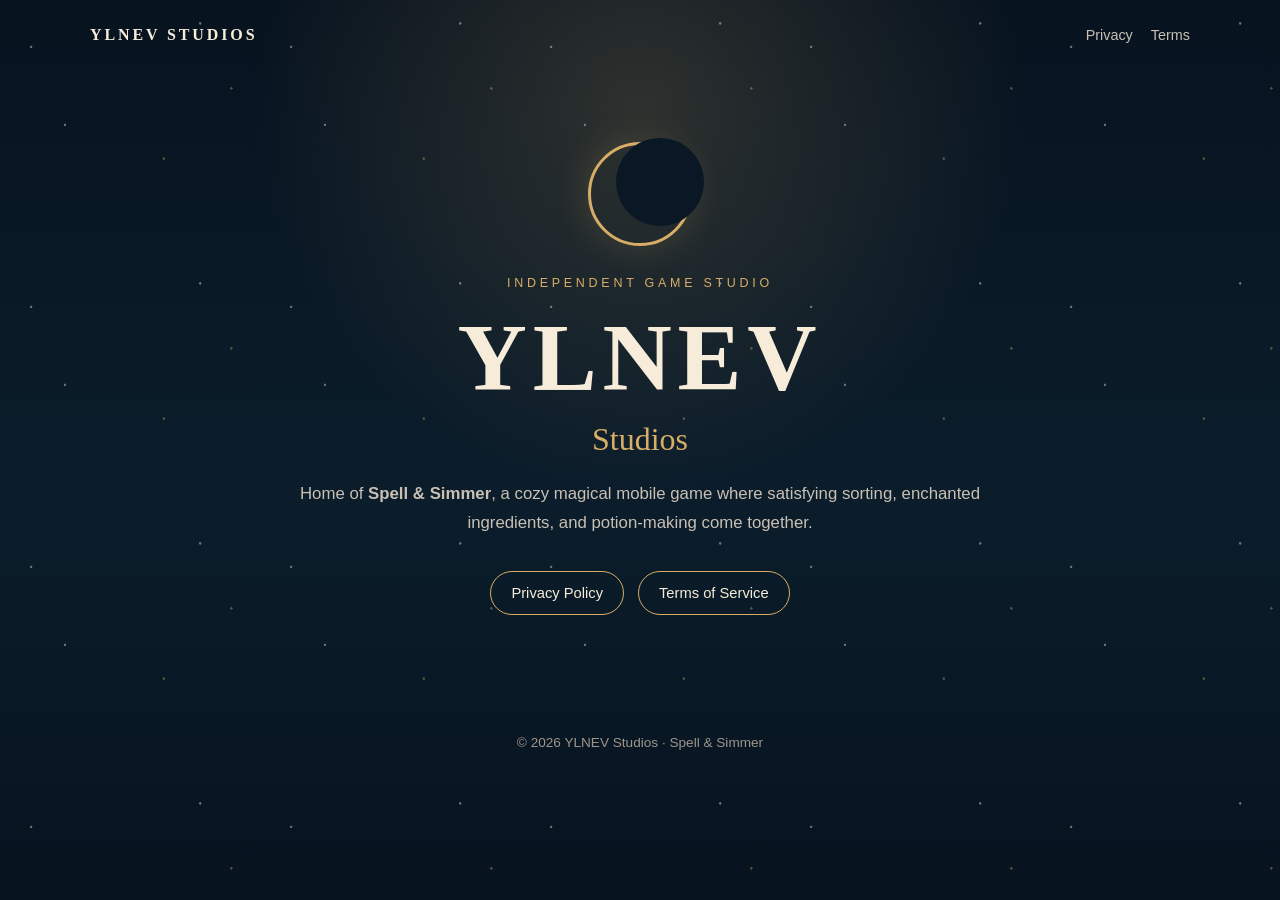
<file: index.html>
<!doctype html>
<html lang="en">
<head>
  <meta charset="utf-8">
  <meta name="viewport" content="width=device-width, initial-scale=1">
  <meta name="description" content="YLNEV Studios — independent game studio and creator of Spell & Simmer.">
  <title>YLNEV Studios</title>
  <link rel="stylesheet" href="/styles.css">
</head>
<body>
  <header class="site-header">
    <a class="brand" href="/">YLNEV STUDIOS</a>
    <nav aria-label="Main navigation">
      <a href="/privacy/">Privacy</a>
      <a href="/terms/">Terms</a>
    </nav>
  </header>

  <main class="hero">
    <div class="hero-inner">
      <div class="moon" aria-hidden="true"></div>
      <div class="eyebrow">Independent Game Studio</div>
      <h1>YLNEV</h1>
      <h2>Studios</h2>
      <p>Home of <strong>Spell &amp; Simmer</strong>, a cozy magical mobile game where satisfying sorting, enchanted ingredients, and potion-making come together.</p>
      <div class="actions">
        <a class="button" href="/privacy/">Privacy Policy</a>
        <a class="button" href="/terms/">Terms of Service</a>
      </div>
    </div>
  </main>

  <footer>© 2026 YLNEV Studios · Spell &amp; Simmer</footer>
</body>
</html>
</file>
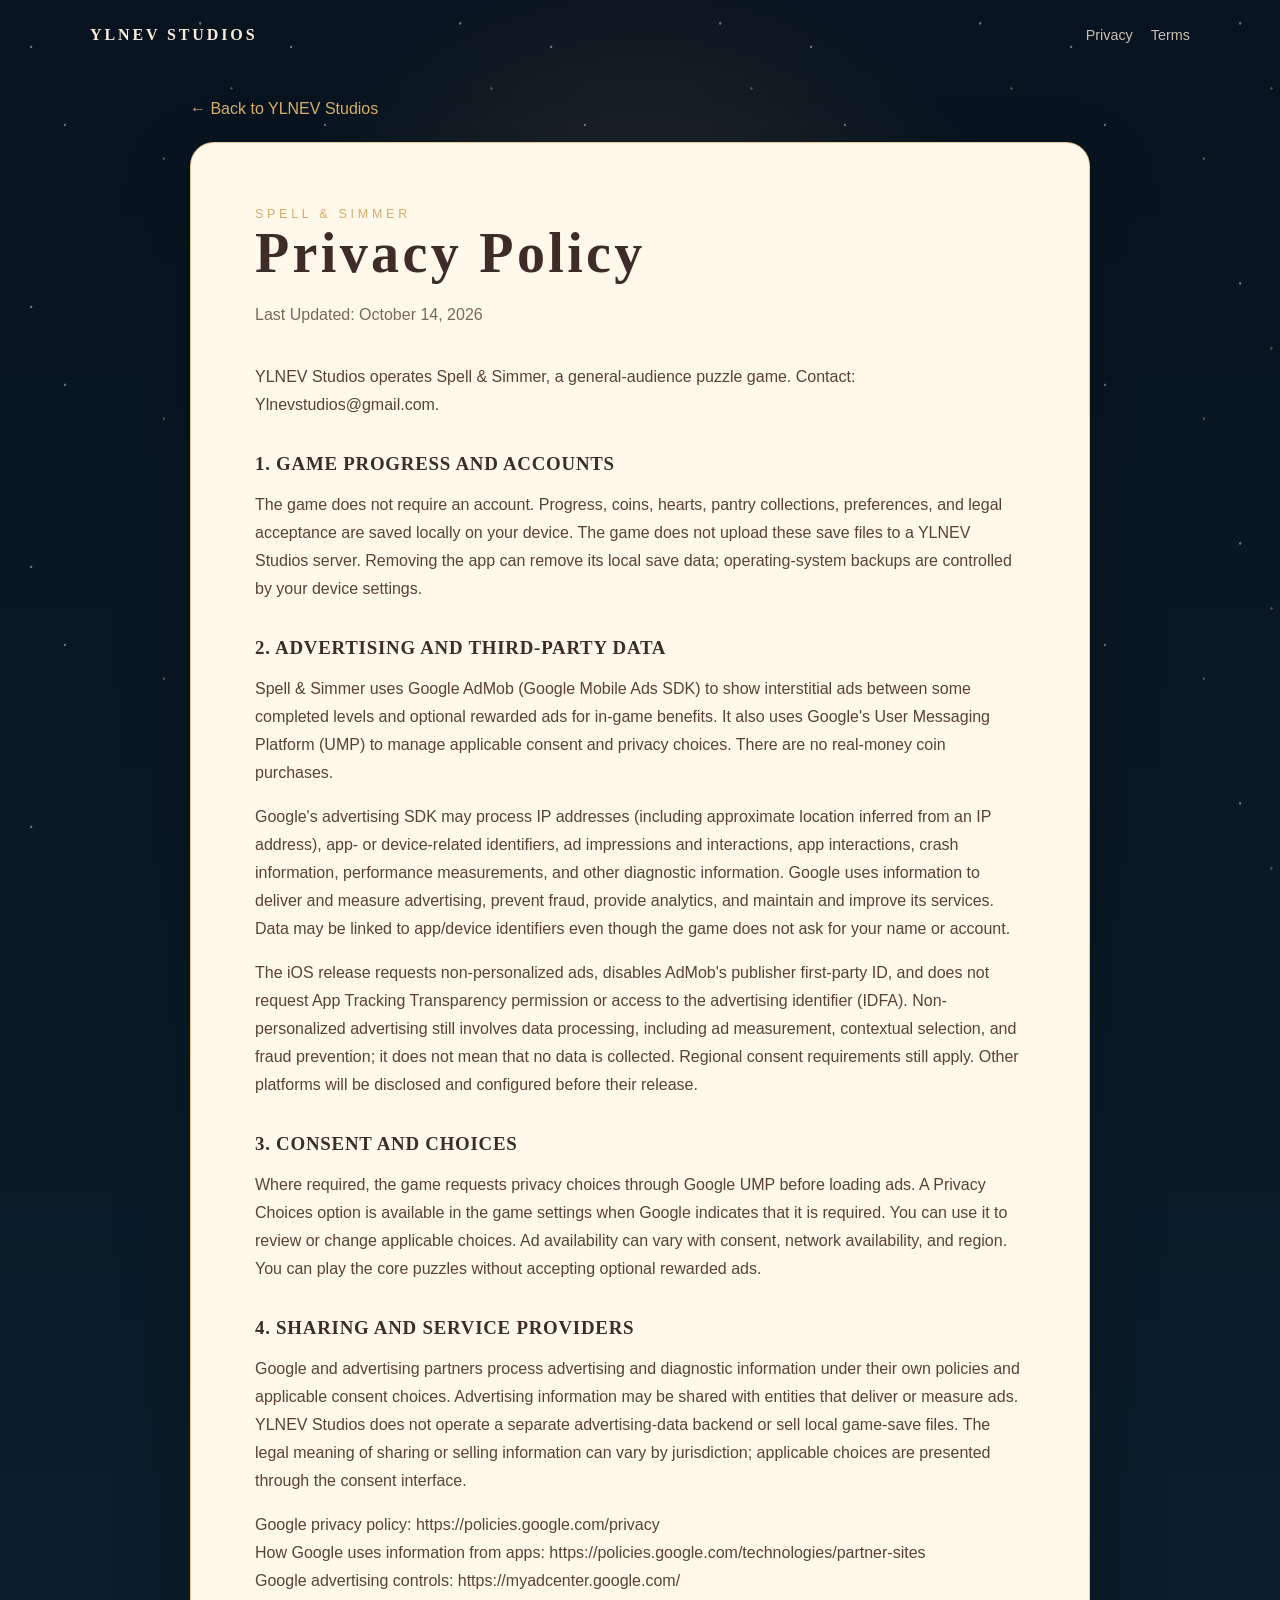
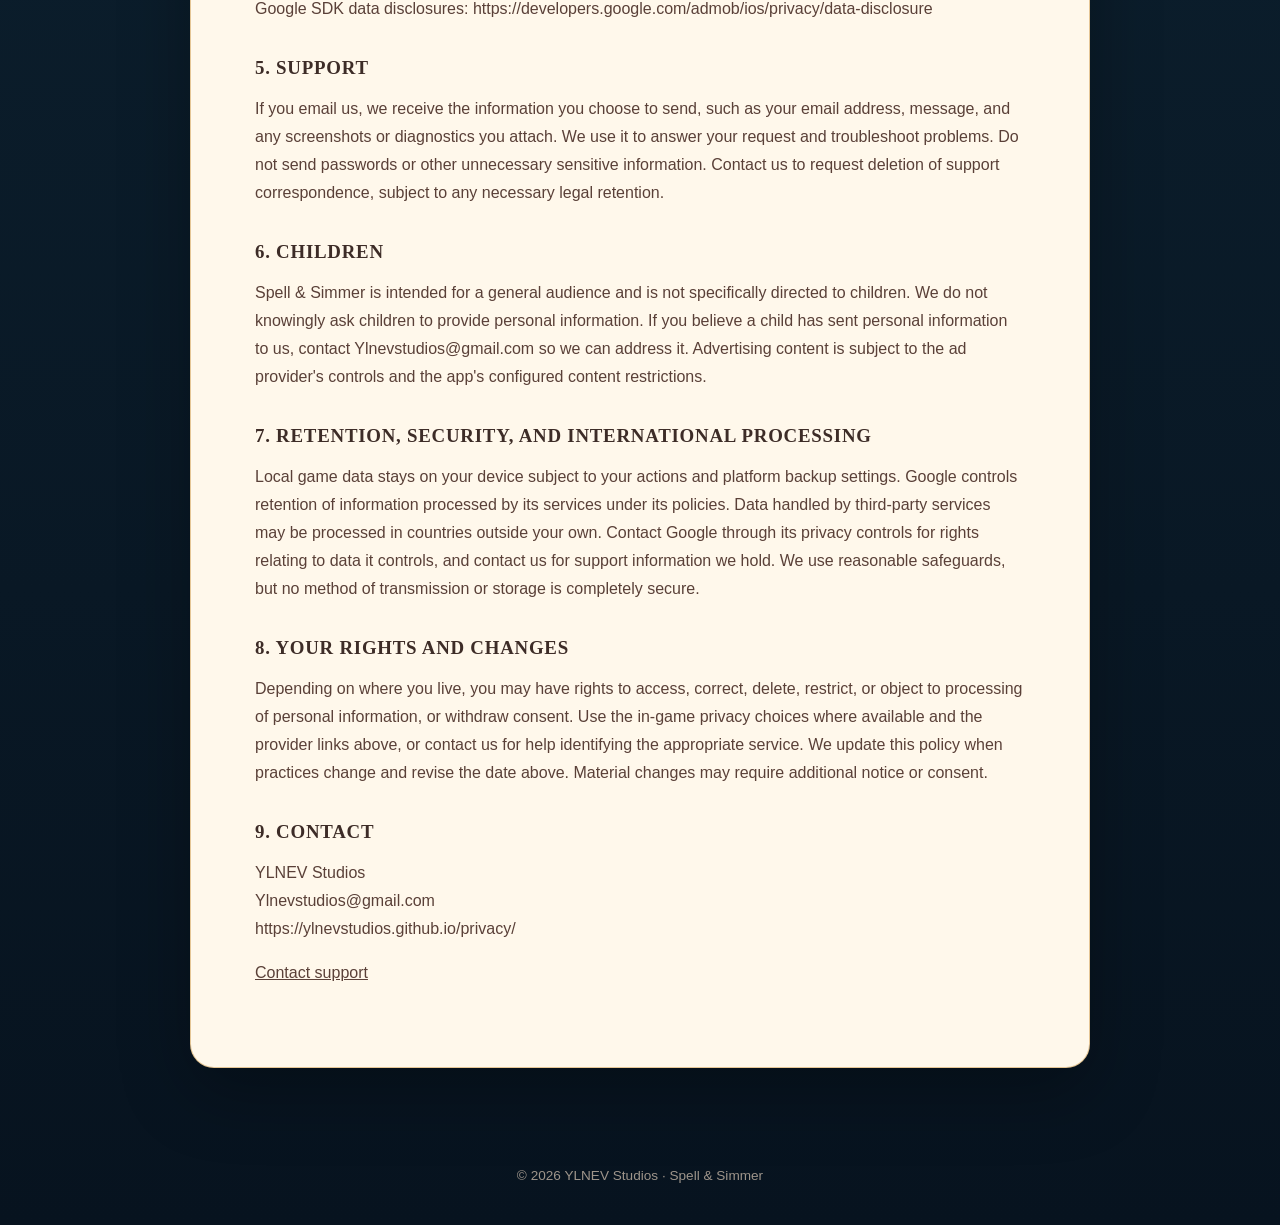
<file: privacy/index.html>
<!doctype html>
<html lang="en">
<head>
  <meta charset="utf-8">
  <meta name="viewport" content="width=device-width, initial-scale=1">
  <meta name="description" content="Privacy Policy for Spell & Simmer by YLNEV Studios.">
  <title>Privacy Policy | Spell & Simmer | YLNEV Studios</title>
  <link rel="stylesheet" href="/styles.css">
</head>
<body>
  <header class="site-header">
    <a class="brand" href="/">YLNEV STUDIOS</a>
    <nav aria-label="Main navigation"><a href="/privacy/">Privacy</a><a href="/terms/">Terms</a></nav>
  </header>

  <main class="legal-wrap">
    <a class="back" href="/">← Back to YLNEV Studios</a>
    <article class="legal-card"><div class="eyebrow">Spell &amp; Simmer</div><h1>Privacy Policy</h1><p class="updated">Last Updated: October 14, 2026</p><p>YLNEV Studios operates Spell &amp; Simmer, a general-audience puzzle game. Contact: Ylnevstudios@gmail.com.</p>
<h2>1. GAME PROGRESS AND ACCOUNTS</h2><p>The game does not require an account. Progress, coins, hearts, pantry collections, preferences, and legal acceptance are saved locally on your device. The game does not upload these save files to a YLNEV Studios server. Removing the app can remove its local save data; operating-system backups are controlled by your device settings.</p>
<h2>2. ADVERTISING AND THIRD-PARTY DATA</h2><p>Spell &amp; Simmer uses Google AdMob (Google Mobile Ads SDK) to show interstitial ads between some completed levels and optional rewarded ads for in-game benefits. It also uses Google's User Messaging Platform (UMP) to manage applicable consent and privacy choices. There are no real-money coin purchases.</p>
<p>Google's advertising SDK may process IP addresses (including approximate location inferred from an IP address), app- or device-related identifiers, ad impressions and interactions, app interactions, crash information, performance measurements, and other diagnostic information. Google uses information to deliver and measure advertising, prevent fraud, provide analytics, and maintain and improve its services. Data may be linked to app/device identifiers even though the game does not ask for your name or account.</p>
<p>The iOS release requests non-personalized ads, disables AdMob's publisher first-party ID, and does not request App Tracking Transparency permission or access to the advertising identifier (IDFA). Non-personalized advertising still involves data processing, including ad measurement, contextual selection, and fraud prevention; it does not mean that no data is collected. Regional consent requirements still apply. Other platforms will be disclosed and configured before their release.</p>
<h2>3. CONSENT AND CHOICES</h2><p>Where required, the game requests privacy choices through Google UMP before loading ads. A Privacy Choices option is available in the game settings when Google indicates that it is required. You can use it to review or change applicable choices. Ad availability can vary with consent, network availability, and region. You can play the core puzzles without accepting optional rewarded ads.</p>
<h2>4. SHARING AND SERVICE PROVIDERS</h2><p>Google and advertising partners process advertising and diagnostic information under their own policies and applicable consent choices. Advertising information may be shared with entities that deliver or measure ads. YLNEV Studios does not operate a separate advertising-data backend or sell local game-save files. The legal meaning of sharing or selling information can vary by jurisdiction; applicable choices are presented through the consent interface.</p>
<p>Google privacy policy: https://policies.google.com/privacy<br>How Google uses information from apps: https://policies.google.com/technologies/partner-sites<br>Google advertising controls: https://myadcenter.google.com/<br>Google SDK data disclosures: https://developers.google.com/admob/ios/privacy/data-disclosure</p>
<h2>5. SUPPORT</h2><p>If you email us, we receive the information you choose to send, such as your email address, message, and any screenshots or diagnostics you attach. We use it to answer your request and troubleshoot problems. Do not send passwords or other unnecessary sensitive information. Contact us to request deletion of support correspondence, subject to any necessary legal retention.</p>
<h2>6. CHILDREN</h2><p>Spell &amp; Simmer is intended for a general audience and is not specifically directed to children. We do not knowingly ask children to provide personal information. If you believe a child has sent personal information to us, contact Ylnevstudios@gmail.com so we can address it. Advertising content is subject to the ad provider's controls and the app's configured content restrictions.</p>
<h2>7. RETENTION, SECURITY, AND INTERNATIONAL PROCESSING</h2><p>Local game data stays on your device subject to your actions and platform backup settings. Google controls retention of information processed by its services under its policies. Data handled by third-party services may be processed in countries outside your own. Contact Google through its privacy controls for rights relating to data it controls, and contact us for support information we hold. We use reasonable safeguards, but no method of transmission or storage is completely secure.</p>
<h2>8. YOUR RIGHTS AND CHANGES</h2><p>Depending on where you live, you may have rights to access, correct, delete, restrict, or object to processing of personal information, or withdraw consent. Use the in-game privacy choices where available and the provider links above, or contact us for help identifying the appropriate service. We update this policy when practices change and revise the date above. Material changes may require additional notice or consent.</p>
<h2>9. CONTACT</h2><p>YLNEV Studios<br>Ylnevstudios@gmail.com<br>https://ylnevstudios.github.io/privacy/<br></p><p><a href="/support/">Contact support</a></p></article>
  </main>

  <footer>© 2026 YLNEV Studios · Spell &amp; Simmer</footer>
</body>
</html>
</file>
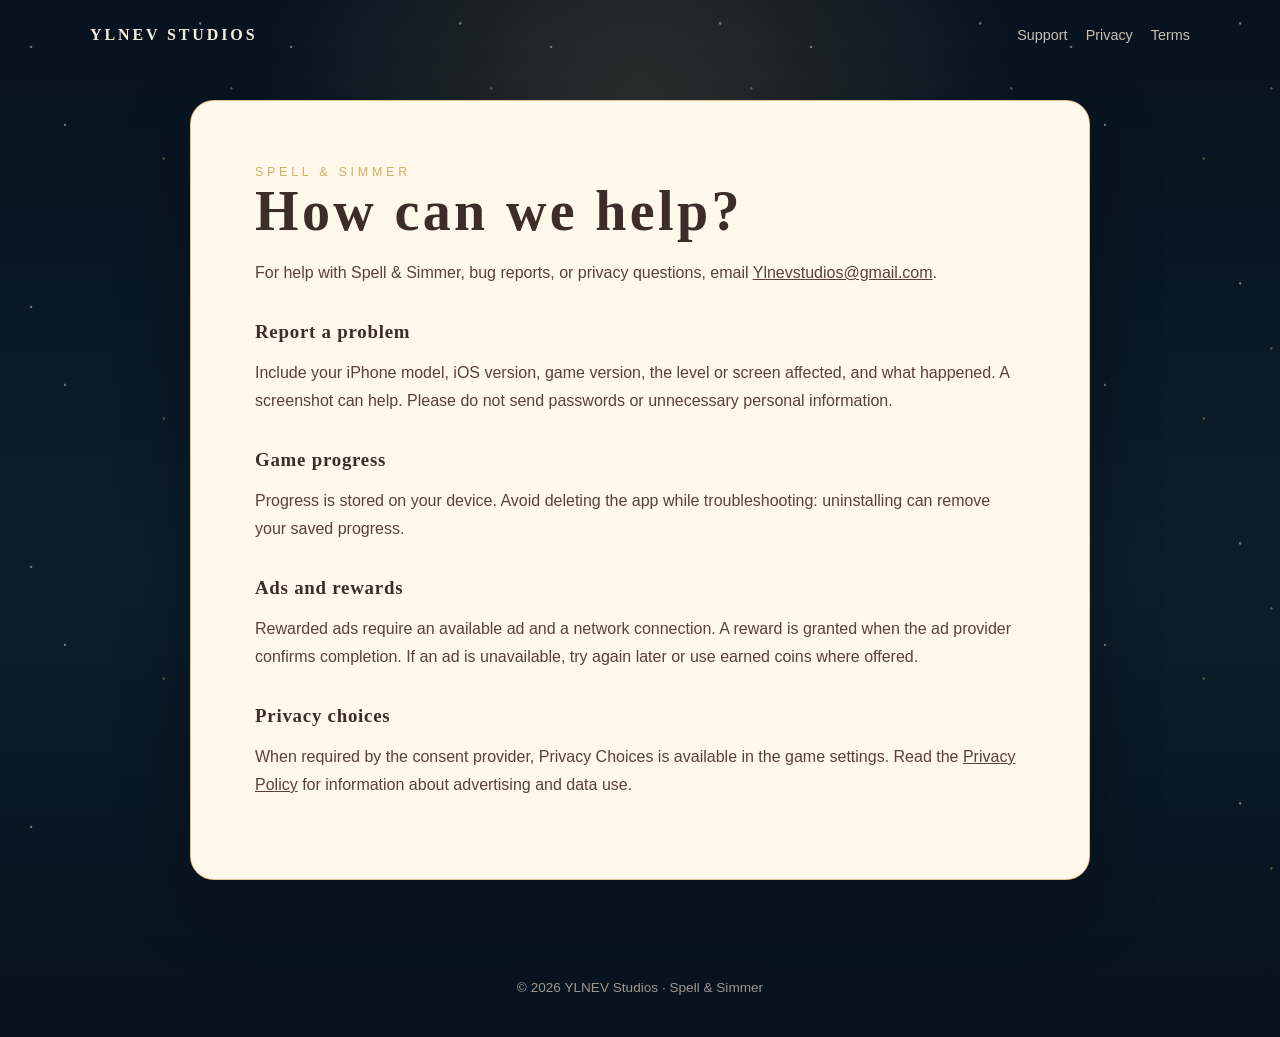
<file: support/index.html>
<!doctype html><html lang="en"><head><meta charset="utf-8"><meta name="viewport" content="width=device-width, initial-scale=1"><title>Spell &amp; Simmer Support | YLNEV Studios</title><link rel="stylesheet" href="/styles.css"></head><body><header class="site-header"><a class="brand" href="/">YLNEV STUDIOS</a><nav aria-label="Main navigation"><a href="/support/">Support</a><a href="/privacy/">Privacy</a><a href="/terms/">Terms</a></nav></header><main class="legal-wrap"><article class="legal-card"><div class="eyebrow">Spell &amp; Simmer</div><h1>How can we help?</h1><p>For help with Spell &amp; Simmer, bug reports, or privacy questions, email <a href="mailto:Ylnevstudios@gmail.com">Ylnevstudios@gmail.com</a>.</p><h2>Report a problem</h2><p>Include your iPhone model, iOS version, game version, the level or screen affected, and what happened. A screenshot can help. Please do not send passwords or unnecessary personal information.</p><h2>Game progress</h2><p>Progress is stored on your device. Avoid deleting the app while troubleshooting: uninstalling can remove your saved progress.</p><h2>Ads and rewards</h2><p>Rewarded ads require an available ad and a network connection. A reward is granted when the ad provider confirms completion. If an ad is unavailable, try again later or use earned coins where offered.</p><h2>Privacy choices</h2><p>When required by the consent provider, Privacy Choices is available in the game settings. Read the <a href="/privacy/">Privacy Policy</a> for information about advertising and data use.</p></article></main><footer>© 2026 YLNEV Studios · Spell &amp; Simmer</footer></body></html>
</file>
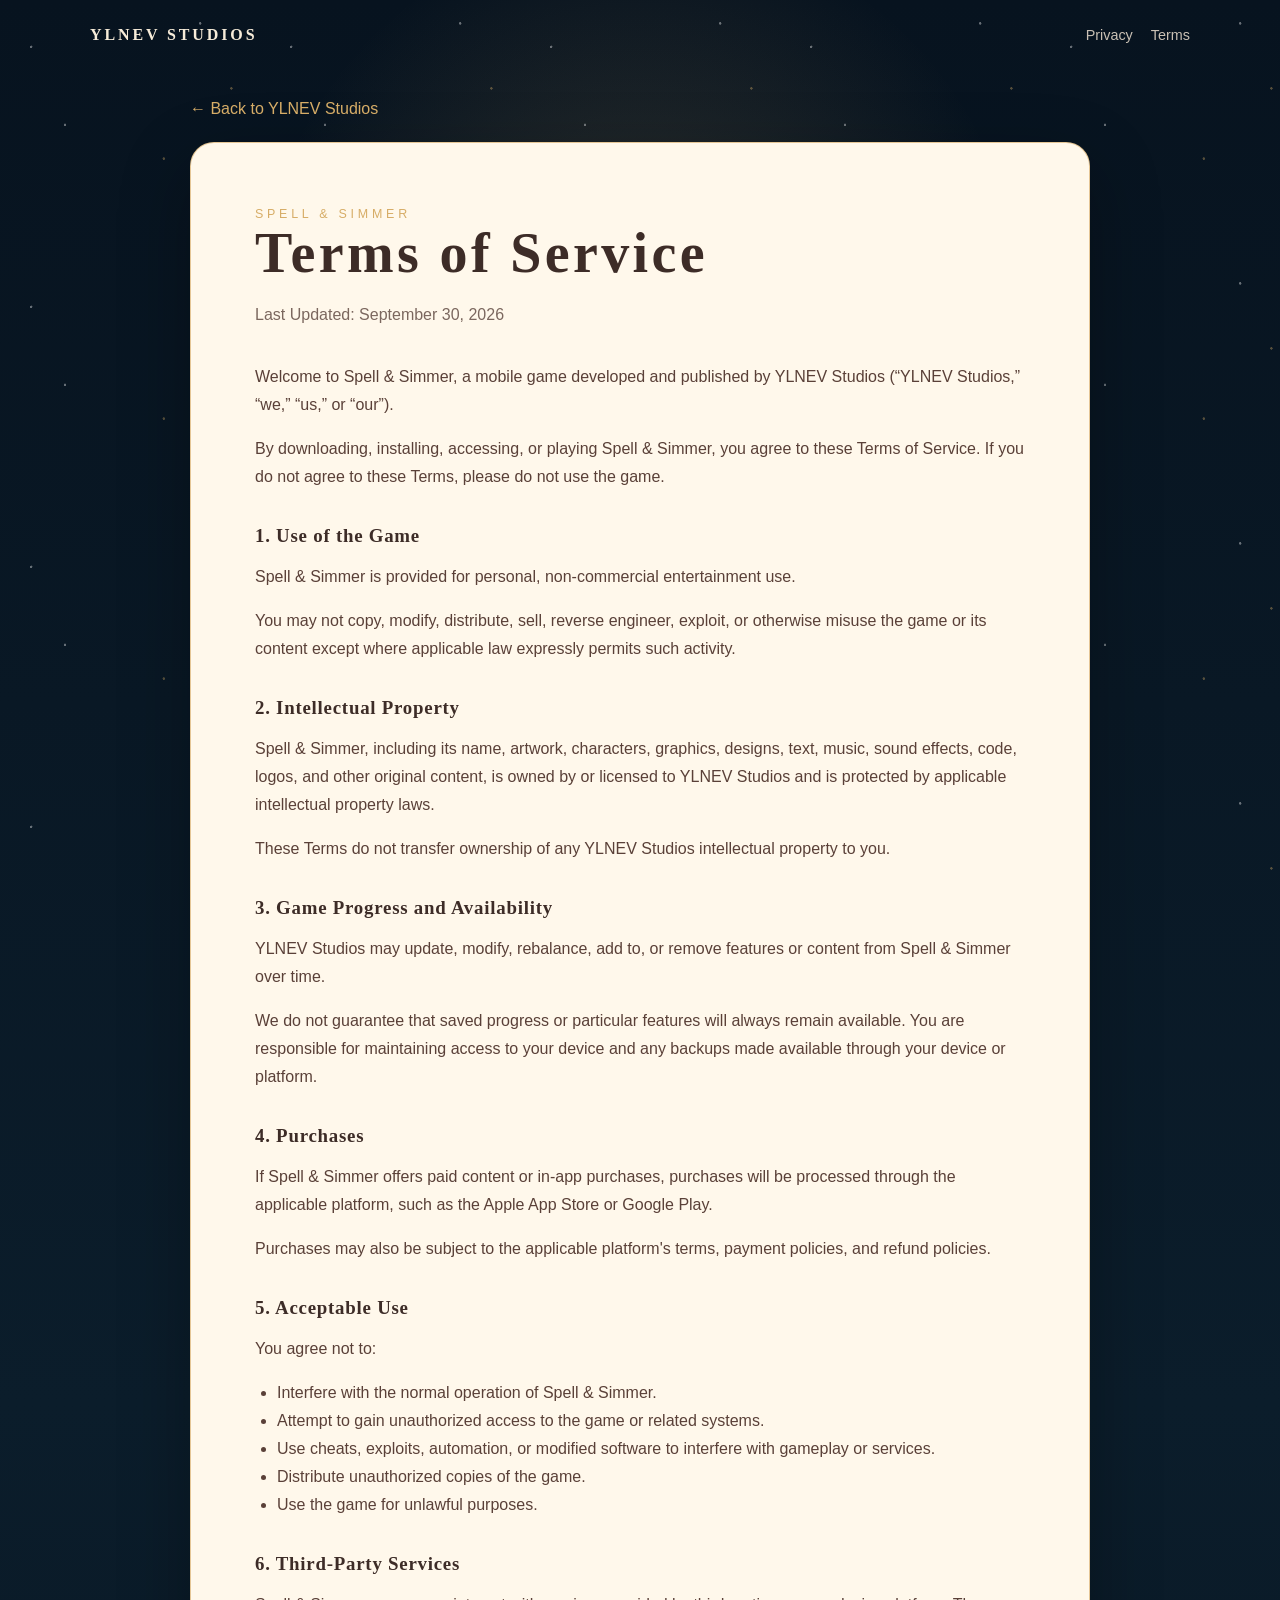
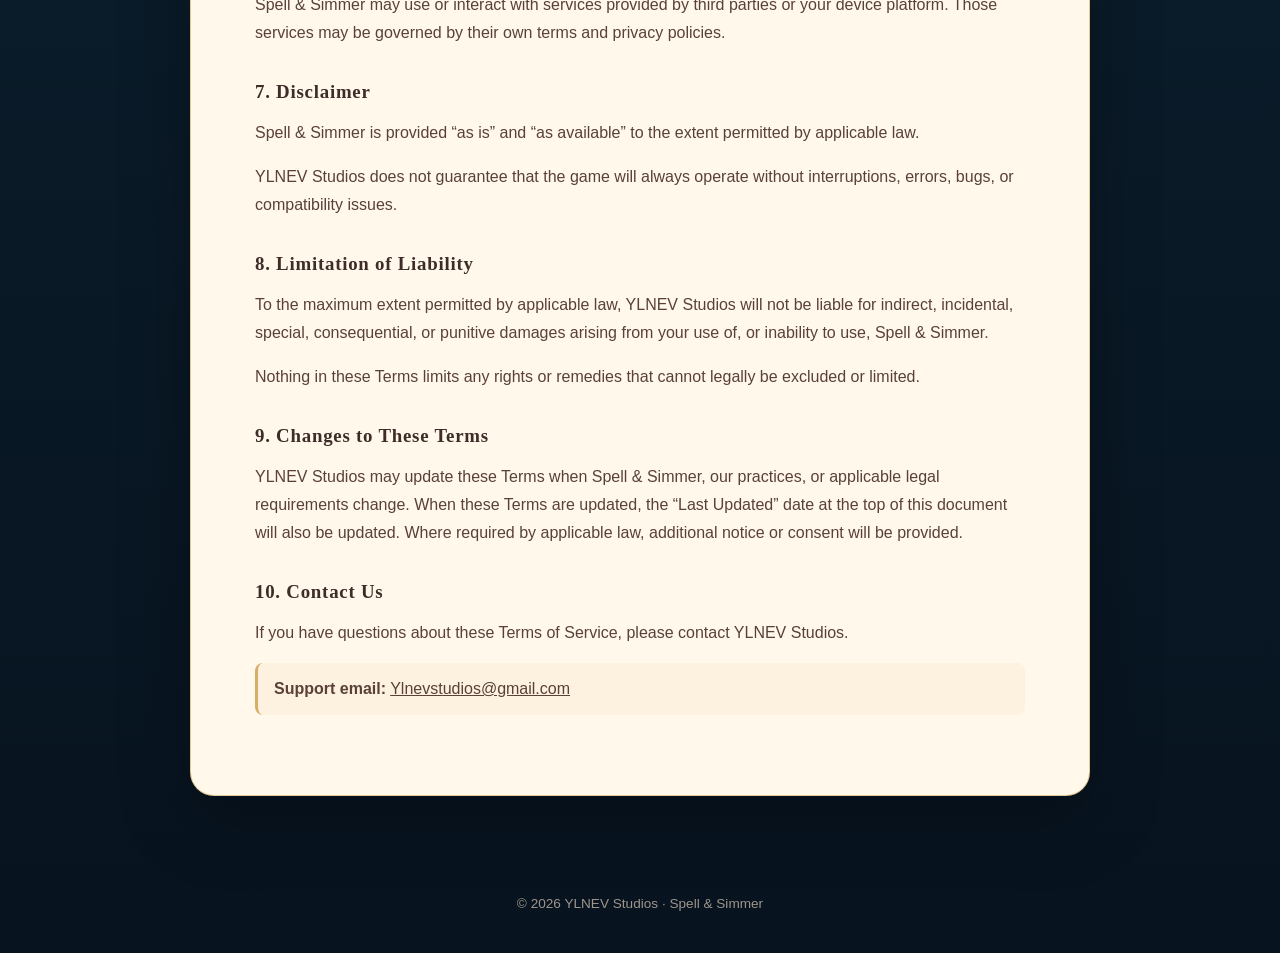
<file: terms/index.html>
<!doctype html>
<html lang="en">
<head>
  <meta charset="utf-8">
  <meta name="viewport" content="width=device-width, initial-scale=1">
  <meta name="description" content="Terms of Service for Spell & Simmer by YLNEV Studios.">
  <title>Terms of Service | Spell & Simmer | YLNEV Studios</title>
  <link rel="stylesheet" href="/styles.css">
</head>
<body>
  <header class="site-header">
    <a class="brand" href="/">YLNEV STUDIOS</a>
    <nav aria-label="Main navigation"><a href="/privacy/">Privacy</a><a href="/terms/">Terms</a></nav>
  </header>

  <main class="legal-wrap">
    <a class="back" href="/">← Back to YLNEV Studios</a>
    <article class="legal-card">
      <div class="eyebrow">Spell &amp; Simmer</div>
      <h1>Terms of Service</h1>
      <p class="updated">Last Updated: September 30, 2026</p>

      <p>Welcome to Spell &amp; Simmer, a mobile game developed and published by YLNEV Studios (“YLNEV Studios,” “we,” “us,” or “our”).</p>
      <p>By downloading, installing, accessing, or playing Spell &amp; Simmer, you agree to these Terms of Service. If you do not agree to these Terms, please do not use the game.</p>

      <h2>1. Use of the Game</h2>
      <p>Spell &amp; Simmer is provided for personal, non-commercial entertainment use.</p>
      <p>You may not copy, modify, distribute, sell, reverse engineer, exploit, or otherwise misuse the game or its content except where applicable law expressly permits such activity.</p>

      <h2>2. Intellectual Property</h2>
      <p>Spell &amp; Simmer, including its name, artwork, characters, graphics, designs, text, music, sound effects, code, logos, and other original content, is owned by or licensed to YLNEV Studios and is protected by applicable intellectual property laws.</p>
      <p>These Terms do not transfer ownership of any YLNEV Studios intellectual property to you.</p>

      <h2>3. Game Progress and Availability</h2>
      <p>YLNEV Studios may update, modify, rebalance, add to, or remove features or content from Spell &amp; Simmer over time.</p>
      <p>We do not guarantee that saved progress or particular features will always remain available. You are responsible for maintaining access to your device and any backups made available through your device or platform.</p>

      <h2>4. Purchases</h2>
      <p>If Spell &amp; Simmer offers paid content or in-app purchases, purchases will be processed through the applicable platform, such as the Apple App Store or Google Play.</p>
      <p>Purchases may also be subject to the applicable platform's terms, payment policies, and refund policies.</p>

      <h2>5. Acceptable Use</h2>
      <p>You agree not to:</p>
      <ul>
        <li>Interfere with the normal operation of Spell &amp; Simmer.</li>
        <li>Attempt to gain unauthorized access to the game or related systems.</li>
        <li>Use cheats, exploits, automation, or modified software to interfere with gameplay or services.</li>
        <li>Distribute unauthorized copies of the game.</li>
        <li>Use the game for unlawful purposes.</li>
      </ul>

      <h2>6. Third-Party Services</h2>
      <p>Spell &amp; Simmer may use or interact with services provided by third parties or your device platform. Those services may be governed by their own terms and privacy policies.</p>

      <h2>7. Disclaimer</h2>
      <p>Spell &amp; Simmer is provided “as is” and “as available” to the extent permitted by applicable law.</p>
      <p>YLNEV Studios does not guarantee that the game will always operate without interruptions, errors, bugs, or compatibility issues.</p>

      <h2>8. Limitation of Liability</h2>
      <p>To the maximum extent permitted by applicable law, YLNEV Studios will not be liable for indirect, incidental, special, consequential, or punitive damages arising from your use of, or inability to use, Spell &amp; Simmer.</p>
      <p>Nothing in these Terms limits any rights or remedies that cannot legally be excluded or limited.</p>

      <h2>9. Changes to These Terms</h2>
      <p>YLNEV Studios may update these Terms when Spell &amp; Simmer, our practices, or applicable legal requirements change. When these Terms are updated, the “Last Updated” date at the top of this document will also be updated. Where required by applicable law, additional notice or consent will be provided.</p>

      <h2>10. Contact Us</h2>
      <p>If you have questions about these Terms of Service, please contact YLNEV Studios.</p>
      <p class="notice"><strong>Support email:</strong> <a href="mailto:Ylnevstudios@gmail.com">Ylnevstudios@gmail.com</a></p>
    </article>
  </main>

  <footer>© 2026 YLNEV Studios · Spell &amp; Simmer</footer>
</body>
</html>
</file>
<file: styles.css>
:root {
  --night: #07131f;
  --night-soft: #0d2130;
  --cream: #f7ecd9;
  --paper: #fff8eb;
  --gold: #d7ad67;
  --sage: #8da38a;
  --brown: #5a4038;
  --muted: #c9c0b4;
}

* { box-sizing: border-box; }
html { scroll-behavior: smooth; }
body {
  margin: 0;
  min-height: 100vh;
  font-family: Georgia, 'Times New Roman', serif;
  color: var(--cream);
  background:
    radial-gradient(circle at 50% 12%, rgba(215,173,103,.18), transparent 24rem),
    linear-gradient(180deg, #07131f 0%, #0b1d2b 55%, #07131f 100%);
}
body::before {
  content: '';
  position: fixed;
  inset: 0;
  pointer-events: none;
  opacity: .38;
  background-image:
    radial-gradient(circle at 12% 18%, #fff 0 1px, transparent 1.5px),
    radial-gradient(circle at 77% 9%, #fff 0 1px, transparent 1.5px),
    radial-gradient(circle at 89% 34%, #d7ad67 0 1px, transparent 1.5px),
    radial-gradient(circle at 25% 48%, #fff 0 1px, transparent 1.5px),
    radial-gradient(circle at 63% 61%, #d7ad67 0 1px, transparent 1.5px);
  background-size: 260px 260px;
}

a { color: inherit; }
.site-header {
  width: min(1100px, calc(100% - 36px));
  margin: 0 auto;
  padding: 26px 0;
  display: flex;
  align-items: center;
  justify-content: space-between;
  gap: 20px;
  position: relative;
  z-index: 1;
}
.brand {
  text-decoration: none;
  letter-spacing: .18em;
  font-weight: 700;
  color: var(--cream);
}
nav { display: flex; gap: 18px; flex-wrap: wrap; justify-content: flex-end; }
nav a { text-decoration: none; color: var(--muted); font-family: Arial, sans-serif; font-size: .9rem; }
nav a:hover { color: var(--gold); }

.hero {
  width: min(980px, calc(100% - 36px));
  min-height: 68vh;
  margin: 0 auto;
  display: grid;
  place-items: center;
  text-align: center;
  position: relative;
  z-index: 1;
}
.hero-inner { max-width: 760px; padding: 72px 0 90px; }
.moon {
  width: 104px;
  height: 104px;
  border: 3px solid var(--gold);
  border-radius: 50%;
  margin: 0 auto 30px;
  box-shadow: 0 0 36px rgba(215,173,103,.2);
  position: relative;
}
.moon::after {
  content: '';
  position: absolute;
  width: 88px;
  height: 88px;
  border-radius: 50%;
  background: #091824;
  top: -7px;
  left: 25px;
}
.eyebrow {
  font-family: Arial, sans-serif;
  text-transform: uppercase;
  letter-spacing: .3em;
  color: var(--gold);
  font-size: .78rem;
}
h1 { font-size: clamp(2.8rem, 8vw, 6rem); margin: 12px 0 8px; letter-spacing: .06em; }
.hero h2 { font-weight: 400; margin: 0 0 22px; color: var(--gold); font-size: clamp(1.3rem, 3vw, 2rem); }
.hero p { font-family: Arial, sans-serif; line-height: 1.7; color: var(--muted); font-size: 1.05rem; }
.actions { margin-top: 34px; display: flex; justify-content: center; gap: 14px; flex-wrap: wrap; }
.button {
  display: inline-block;
  padding: 13px 20px;
  border: 1px solid var(--gold);
  border-radius: 999px;
  text-decoration: none;
  font-family: Arial, sans-serif;
  font-size: .92rem;
  transition: .2s ease;
}
.button:hover { background: var(--gold); color: var(--night); transform: translateY(-1px); }

.legal-wrap {
  width: min(900px, calc(100% - 30px));
  margin: 30px auto 70px;
  position: relative;
  z-index: 1;
}
.legal-card {
  background: var(--paper);
  color: var(--brown);
  border: 1px solid rgba(215,173,103,.65);
  border-radius: 24px;
  padding: clamp(28px, 6vw, 64px);
  box-shadow: 0 24px 70px rgba(0,0,0,.28);
}
.legal-card h1 { font-size: clamp(2rem, 5vw, 3.5rem); color: #3d2c27; margin-top: 0; }
.legal-card h2 { margin-top: 34px; color: #3d2c27; font-size: 1.18rem; letter-spacing: .04em; }
.legal-card p, .legal-card li { font-family: Arial, sans-serif; line-height: 1.75; }
.legal-card ul { padding-left: 22px; }
.updated { font-family: Arial, sans-serif; color: #7b675e; margin-bottom: 34px; }
.back { display: inline-block; margin-bottom: 24px; color: var(--gold); font-family: Arial, sans-serif; text-decoration: none; }
.back:hover { text-decoration: underline; }
.notice { border-left: 3px solid var(--gold); padding: 12px 16px; background: rgba(215,173,103,.09); border-radius: 8px; }

footer {
  width: min(1100px, calc(100% - 36px));
  margin: 0 auto;
  padding: 30px 0 42px;
  text-align: center;
  color: #9e958b;
  font-family: Arial, sans-serif;
  font-size: .85rem;
  position: relative;
  z-index: 1;
}

@media (max-width: 640px) {
  .site-header { align-items: flex-start; flex-direction: column; }
  nav { justify-content: flex-start; gap: 12px; }
  .hero-inner { padding-top: 40px; }
  .legal-card { border-radius: 18px; }
}
</file>
